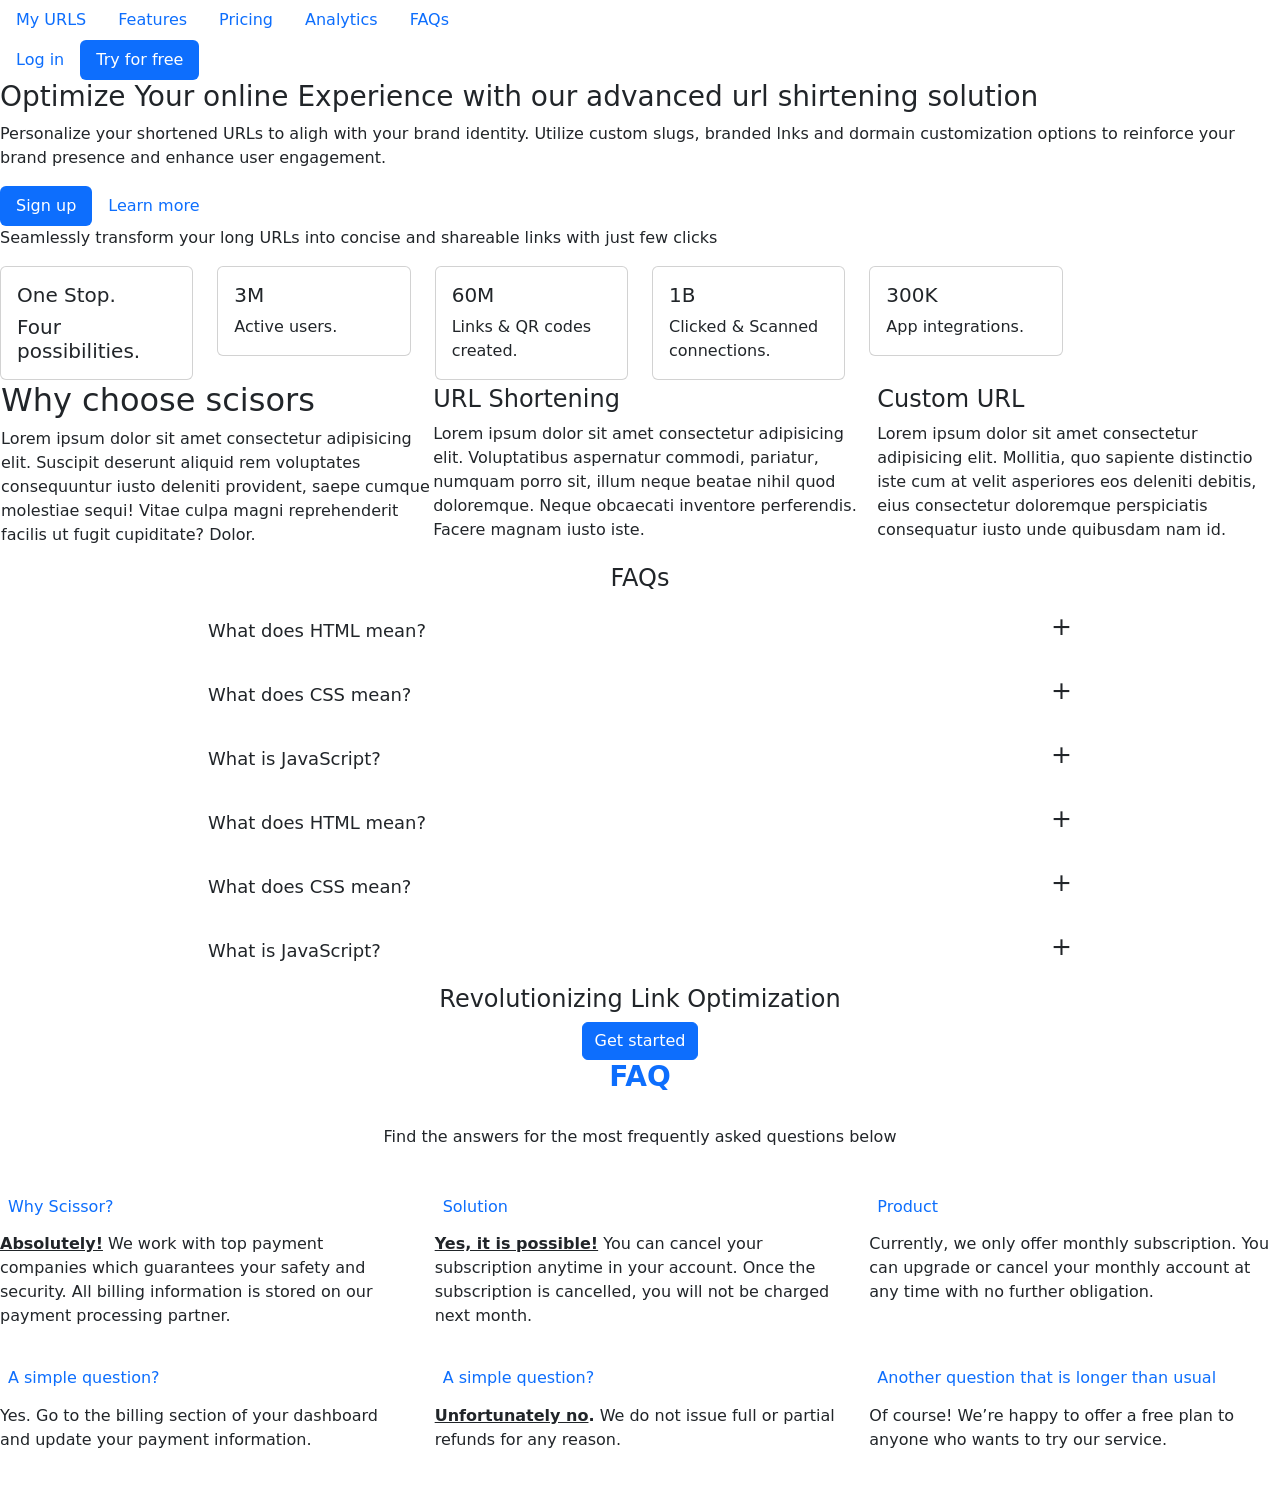
<file: Assignment/index.html>
<!DOCTYPE html>
<html lang="en">

<head>
    <meta charset="UTF-8">
    <meta http-equiv="X-UA-Compatible" content="IE=edge">
    <meta name="viewport" content="width=device-width, initial-scale=1.0">
    <title>Scissor</title>
    <link rel="stylesheet" href="./style.css">
    <link href="https://cdn.jsdelivr.net/npm/bootstrap@5.3.0/dist/css/bootstrap.min.css" rel="stylesheet" integrity="sha384-9ndCyUaIbzAi2FUVXJi0CjmCapSmO7SnpJef0486qhLnuZ2cdeRhO02iuK6FUUVM" crossorigin="anonymous">
</head>

<body>
    <div>
        <ul class="nav nav-pills">
            <li class="nav-item">
                <a class="nav-link" href="#">My URLS</a>
            </li>
            <li class="nav-item">
                <a class="nav-link" href="#">Features</a>
            </li>
            <li class="nav-item">
                <a class="nav-link" href="#">Pricing</a>
            </li>
            <li class="nav-item">
                <a class="nav-link" href="#">Analytics</a>
            </li>
            <li class="nav-item">
                <a class="nav-link" href="#">FAQs</a>
            </li>
        </ul>
    </div>
    <div>
        <ul class="nav nav-pills">
            <li class="nav-item">
                <a class="nav-link" href="#">Log in</a>
            </li>
            <li class="nav-item">
                <a class="nav-link active" aria-current="Try for free" href="#">Try for free</a>
            </li>
        </ul>
    </div>
    <h3>Optimize Your online Experience with our advanced url shirtening solution</h3>
    <p>Personalize your shortened URLs to aligh with your brand identity. Utilize custom slugs, branded lnks and dormain
        customization options to reinforce your brand presence and enhance user engagement.</p>
    <div>
        <ul class="nav nav-pills">
            <li class="nav-item">
                <a class="nav-link active" aria-current="Sign up" href="#">Sign up</a>
            </li>
            <li class="nav-item">
                <a class="nav-link" href="#">Learn more</a>
            </li>
        </ul>
    </div>
    <p class="p2">Seamlessly transform your long URLs into concise and shareable links with just few clicks</p>
    
    <div class="row">
        <div class="col-sm-2 mb-3 mb-sm-0">
          <div class="card">
            <div class="card-body">
              <h5 class="card-title">One Stop.</h5>
              <h5 class="card-text">Four possibilities.</h5>
            </div>
          </div>
        </div>
        <div class="col-sm-2">
          <div class="card">
            <div class="card-body">
              <h5 class="card-title">3M</h5>
              <p class="card-text">Active users.</p>
            </div>
          </div>
        </div>
        <div class="col-sm-2">
            <div class="card">
              <div class="card-body">
                <h5 class="card-title">60M</h5>
                <p class="card-text">Links & QR codes created.</p>
              </div>
            </div>
          </div>
          <div class="col-sm-2">
            <div class="card">
              <div class="card-body">
                <h5 class="card-title">1B</h5>
                <p class="card-text">Clicked & Scanned connections.</p>
              </div>
            </div>
          </div>
          <div class="col-sm-2">
            <div class="card">
              <div class="card-body">
                <h5 class="card-title">300K</h5>
                <p class="card-text">App integrations.</p>
              </div>
            </div>
          </div>
      </div>
      <table style="width:100%;">
        <tr>
            <td style="text-align:left;"><h2>Why choose scisors</h2><p>Lorem ipsum dolor sit amet consectetur adipisicing elit. Suscipit deserunt aliquid rem voluptates consequuntur iusto deleniti provident, saepe cumque molestiae sequi! Vitae culpa magni reprehenderit facilis ut fugit cupiditate? Dolor.</p></td>
            <td style="text-align:left;"><h4>URL Shortening</h3><p>Lorem ipsum dolor sit amet consectetur adipisicing elit. Voluptatibus  aspernatur commodi, pariatur, numquam porro sit, illum neque beatae nihil quod doloremque. Neque obcaecati inventore perferendis. Facere magnam iusto iste.</p></td>
            <td style="text-align:left;"><h4>Custom URL</h3><p>Lorem ipsum dolor sit amet consectetur adipisicing elit. Mollitia, quo sapiente distinctio iste cum at velit asperiores eos deleniti debitis, eius consectetur doloremque perspiciatis consequatur iusto unde quibusdam nam id.</p></td>
        </tr>
    </table>

    <h4 class="faqq">FAQs</h4>
    <div class="faq">

      <div>
       <p class="question">What does HTML mean? <span onclick='faq(this)' class="opener">+</span></p>
       <p class="answer">HTML stands for HyperText Markup Language.</p>
      </div>
      
      <div>    
       <p class="question">What does CSS mean? <span onclick='faq(this)' class="opener">+</span></p>
       <p class="answer">CSS stands for Cascading Style Sheets.</p>
      </div>
      
      <div>    
       <p class="question">What is JavaScript? <span onclick='faq(this)' class="opener">+</span></p>
       <p class="answer">JavaScript is a client side programming language.</p>  
      </div>
      
      <div>
        <p class="question">What does HTML mean? <span onclick='faq(this)' class="opener">+</span></p>
        <p class="answer">HTML stands for HyperText Markup Language.</p>
       </div>
       
       <div>    
        <p class="question">What does CSS mean? <span onclick='faq(this)' class="opener">+</span></p>
        <p class="answer">CSS stands for Cascading Style Sheets.</p>
       </div>
       
       <div>    
        <p class="question">What is JavaScript? <span onclick='faq(this)' class="opener">+</span></p>
        <p class="answer">JavaScript is a client side programming language.</p>  
       </div>
      </div>


      <div class="mid">
        <h4>Revolutionizing Link Optimization</h4>
        <button type="button" class="btn btn-primary">Get started</button>
      </div>

      <!--Section: FAQ-->
<section>
  <h3 class="text-center mb-4 pb-2 text-primary fw-bold">FAQ</h3>
  <p class="text-center mb-5">
    Find the answers for the most frequently asked questions below
  </p>

  <div class="row">
    <div class="col-md-6 col-lg-4 mb-4">
      <h6 class="mb-3 text-primary"><i class="far fa-paper-plane text-primary pe-2"></i> Why Scissor?</h6>
      <p>
        <strong><u>Absolutely!</u></strong> We work with top payment companies which guarantees
        your
        safety and
        security. All billing information is stored on our payment processing partner.
      </p>
    </div>

    <div class="col-md-6 col-lg-4 mb-4">
      <h6 class="mb-3 text-primary"><i class="fas fa-pen-alt text-primary pe-2"></i> Solution</h6>
      <p>
        <strong><u>Yes, it is possible!</u></strong> You can cancel your subscription anytime in
        your
        account. Once the subscription is
        cancelled, you will not be charged next month.
      </p>
    </div>

    <div class="col-md-6 col-lg-4 mb-4">
      <h6 class="mb-3 text-primary"><i class="fas fa-user text-primary pe-2"></i> Product
      </h6>
      <p>
        Currently, we only offer monthly subscription. You can upgrade or cancel your monthly
        account at any time with no further obligation.
      </p>
    </div>

    <div class="col-md-6 col-lg-4 mb-4">
      <h6 class="mb-3 text-primary"><i class="fas fa-rocket text-primary pe-2"></i> A simple
        question?
      </h6>
      <p>
        Yes. Go to the billing section of your dashboard and update your payment information.
      </p>
    </div>

    <div class="col-md-6 col-lg-4 mb-4">
      <h6 class="mb-3 text-primary"><i class="fas fa-home text-primary pe-2"></i> A simple
        question?
      </h6>
      <p><strong><u>Unfortunately no</u>.</strong> We do not issue full or partial refunds for any
        reason.</p>
    </div>

    <div class="col-md-6 col-lg-4 mb-4">
      <h6 class="mb-3 text-primary"><i class="fas fa-book-open text-primary pe-2"></i> Another
        question that is longer than usual</h6>
      <p>
        Of course! We’re happy to offer a free plan to anyone who wants to try our service.
      </p>
    </div>
  </div>
</section>
<!--Section: FAQ-->
</body>

</html>
</file>
<file: Assignment/style.css>
body {
    padding: 0;
    padding: 0;
    margin: 0;
}


<style>      
body {
font-family:monospace;
background-color:#ffffff;
}
.mid{
    text-align: center;
}
.faqq{
    text-align: center;
}
.faq {
width:70%;
margin: 0 auto;
}
.faq div {
border: 1px solid #ffffff;
margin: 5px 0px;
background-color:#ffffff;
}
.question {
font-size:18px;
background-color:#ffffff;
margin:0px;
padding: 15px;
}
.answer {
font-size:12px;
margin:0px;
padding: 0px 15px;
line-height:2;
max-height:0px;
overflow:hidden;
transition:2s;
}
.opener
{
font-size:25px;
float:right;
line-height:0.8;
cursor: pointer;
}
</style>
</file>
